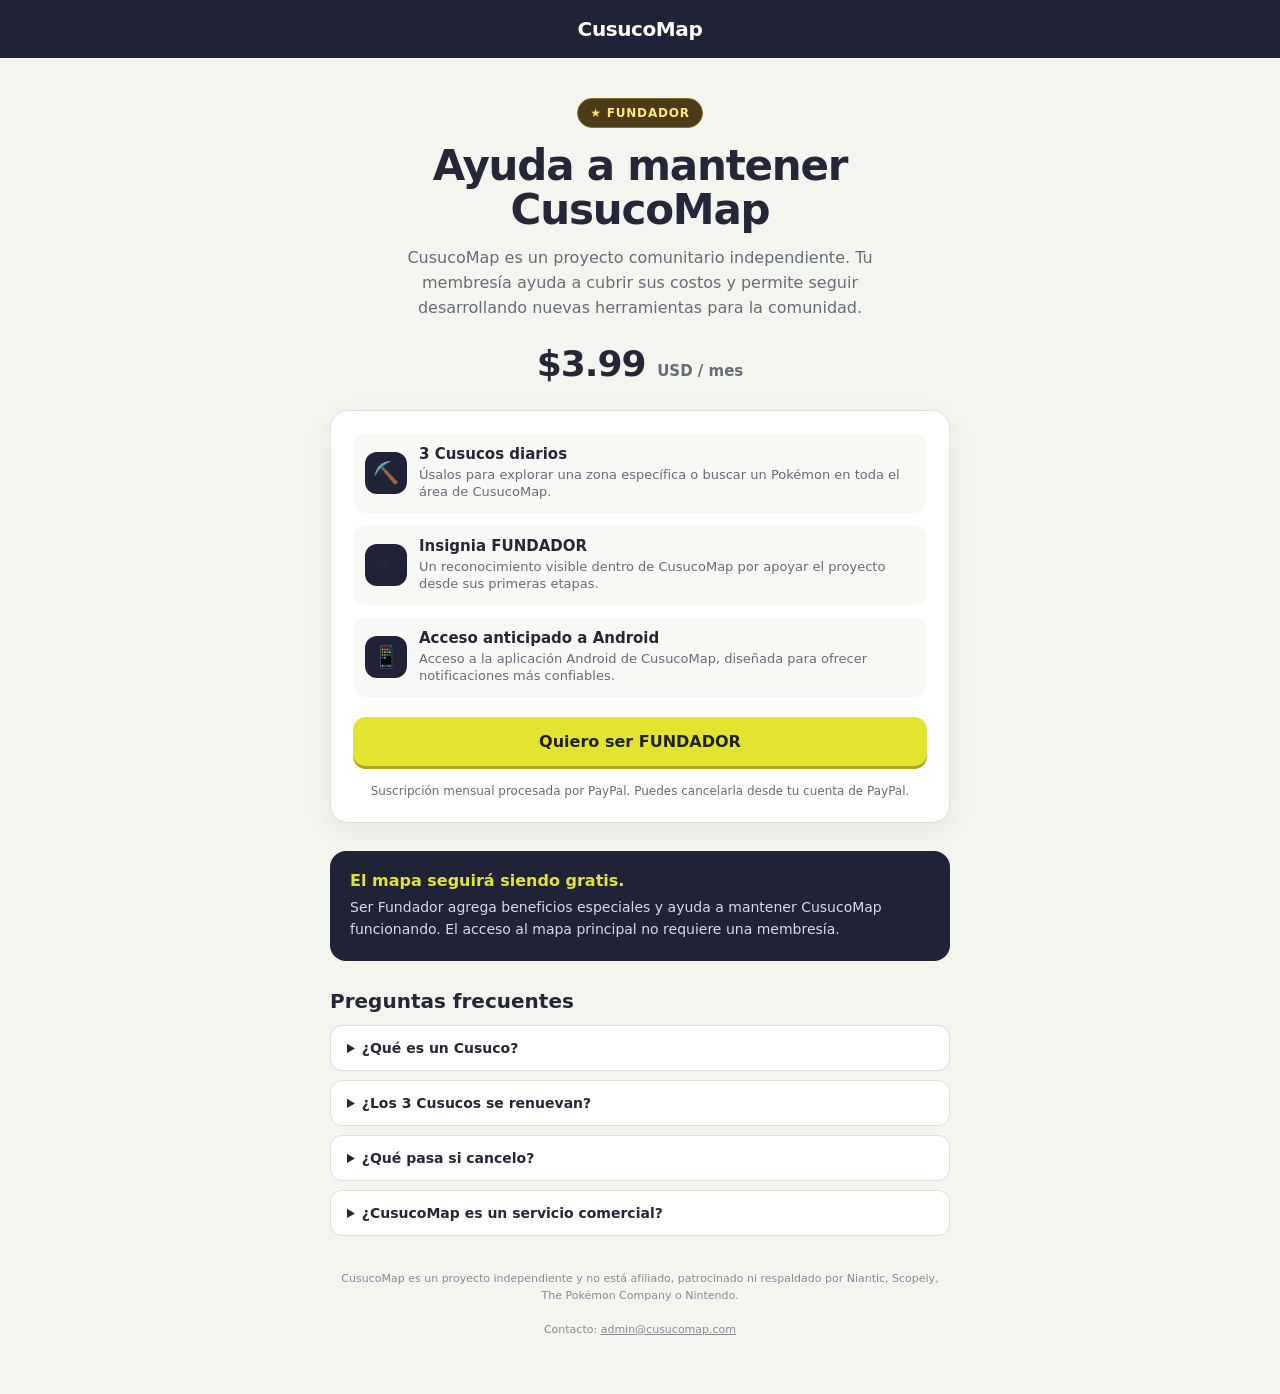
<file: fundador/index.html>
<!doctype html>
<html lang="es">
<head>
  <meta charset="utf-8">
  <meta name="viewport" content="width=device-width, initial-scale=1">
  <title>CusucoMap Fundador</title>
  <meta
    name="description"
    content="Apoya CusucoMap como Fundador y recibe 3 Cusucos diarios, insignia especial y acceso anticipado a la app Android."
  >

  <style>
    :root {
      --bg: #f3f5ef;
      --card: #ffffff;
      --navy: #202235;
      --navy-2: #292c45;
      --text: #252738;
      --muted: #686b79;
      --brand: #e3e42f;
      --brand-dark: #aaa913;
      --gold: #f3c64d;
      --border: #dedfd7;
    }

    * {
      box-sizing: border-box;
    }

    html, body {
      margin: 0;
      padding: 0;
      background: var(--bg);
      color: var(--text);
      font-family:
        Inter, system-ui, -apple-system, BlinkMacSystemFont,
        "Segoe UI", sans-serif;
    }

    body {
      min-height: 100vh;
    }

    .topbar {
      height: 58px;
      background: var(--navy);
      display: flex;
      align-items: center;
      justify-content: center;
      padding: 0 18px;
      color: #fff;
    }

    .brand {
      font-weight: 800;
      font-size: 20px;
      letter-spacing: -0.4px;
    }

    .page {
      width: min(100% - 28px, 620px);
      margin: 28px auto 56px;
    }

    .hero {
      text-align: center;
      padding: 12px 8px 26px;
    }

    .badge {
      display: inline-flex;
      align-items: center;
      gap: 7px;
      background: #4a3c17;
      color: #ffe582;
      border: 1px solid #8a7024;
      border-radius: 999px;
      padding: 7px 12px;
      font-weight: 800;
      font-size: 12px;
      letter-spacing: 0.8px;
      margin-bottom: 16px;
    }

    h1 {
      margin: 0;
      font-size: clamp(30px, 8vw, 42px);
      line-height: 1.05;
      letter-spacing: -1.2px;
    }

    .subtitle {
      margin: 14px auto 0;
      max-width: 520px;
      color: var(--muted);
      font-size: 16px;
      line-height: 1.55;
    }

    .price {
      margin-top: 22px;
      font-size: 36px;
      font-weight: 900;
      letter-spacing: -1px;
    }

    .price span {
      font-size: 15px;
      font-weight: 600;
      color: var(--muted);
      letter-spacing: 0;
    }

    .card {
      background: var(--card);
      border: 1px solid var(--border);
      border-radius: 18px;
      padding: 22px;
      box-shadow: 0 8px 30px rgba(24, 27, 45, 0.06);
    }

    .benefits {
      display: grid;
      gap: 12px;
    }

    .benefit {
      display: grid;
      grid-template-columns: 42px 1fr;
      gap: 12px;
      align-items: center;
      padding: 12px;
      border-radius: 13px;
      background: #f8f9f4;
    }

    .icon {
      width: 42px;
      height: 42px;
      border-radius: 12px;
      background: var(--navy);
      display: grid;
      place-items: center;
      font-size: 21px;
    }

    .benefit strong {
      display: block;
      font-size: 15px;
      margin-bottom: 3px;
    }

    .benefit small {
      display: block;
      color: var(--muted);
      line-height: 1.35;
      font-size: 13px;
    }

    .cta {
      margin-top: 20px;
      display: block;
      width: 100%;
      border: 0;
      border-radius: 13px;
      padding: 15px 18px;
      background: var(--brand);
      color: #212313;
      font-size: 16px;
      font-weight: 900;
      text-align: center;
      text-decoration: none;
      cursor: pointer;
      box-shadow: 0 3px 0 var(--brand-dark);
    }

    /* .cta's own "display: block" above is an author-origin rule, which
       always beats the [hidden] attribute's UA-stylesheet "display: none"
       regardless of source order - without this, the fallback link stayed
       visible (right alongside the real PayPal buttons) even when the SDK
       loaded fine and this link was never meant to show. */
    .cta[hidden] {
      display: none;
    }

    .cta:active {
      transform: translateY(2px);
      box-shadow: 0 1px 0 var(--brand-dark);
    }

    .note {
      margin: 16px 2px 0;
      text-align: center;
      font-size: 12px;
      line-height: 1.5;
      color: var(--muted);
    }

    .section {
      margin-top: 28px;
    }

    .section h2 {
      font-size: 20px;
      margin: 0 0 12px;
    }

    .section p {
      color: var(--muted);
      font-size: 14px;
      line-height: 1.6;
      margin: 0 0 12px;
    }

    .free-box {
      background: var(--navy);
      color: white;
      border-radius: 16px;
      padding: 20px;
    }

    .free-box strong {
      display: block;
      margin-bottom: 6px;
      color: var(--brand);
    }

    .free-box p {
      color: #d7d9e5;
      margin: 0;
    }

    details {
      background: var(--card);
      border: 1px solid var(--border);
      border-radius: 12px;
      padding: 14px 16px;
      margin-top: 9px;
    }

    summary {
      cursor: pointer;
      font-weight: 700;
      font-size: 14px;
    }

    details p {
      margin: 10px 0 0;
      font-size: 13px;
    }

    footer {
      margin-top: 34px;
      text-align: center;
      color: #888b94;
      font-size: 11px;
      line-height: 1.55;
    }

    footer a {
      color: inherit;
    }
  </style>
</head>

<body>

  <header class="topbar">
    <div class="brand">CusucoMap</div>
  </header>

  <main class="page">

    <section class="hero">
      <div class="badge">★ FUNDADOR</div>

      <h1>Ayuda a mantener<br>CusucoMap</h1>

      <p class="subtitle">
        CusucoMap es un proyecto comunitario independiente.
        Tu membresía ayuda a cubrir sus costos y permite seguir
        desarrollando nuevas herramientas para la comunidad.
      </p>

      <div class="price">
        $3.99 <span>USD / mes</span>
      </div>
    </section>


    <section class="card">

      <div class="benefits">

        <div class="benefit">
          <div class="icon">⛏️</div>
          <div>
            <strong>3 Cusucos diarios</strong>
            <small>
              Úsalos para explorar una zona específica o buscar
              un Pokémon en toda el área de CusucoMap.
            </small>
          </div>
        </div>

        <div class="benefit">
          <div class="icon">★</div>
          <div>
            <strong>Insignia FUNDADOR</strong>
            <small>
              Un reconocimiento visible dentro de CusucoMap por
              apoyar el proyecto desde sus primeras etapas.
            </small>
          </div>
        </div>

        <div class="benefit">
          <div class="icon">📱</div>
          <div>
            <strong>Acceso anticipado a Android</strong>
            <small>
              Acceso a la aplicación Android de CusucoMap,
              diseñada para ofrecer notificaciones más confiables.
            </small>
          </div>
        </div>

      </div>

      <div id="paypal-button-container"></div>
      <a id="paypal-fallback-link" class="cta" href="PAYPAL_PLAIN_URL" rel="noopener" hidden>
        Quiero ser FUNDADOR
      </a>

      <p class="note">
        Suscripción mensual procesada por PayPal.
        Puedes cancelarla desde tu cuenta de PayPal.
      </p>

    </section>


    <section class="section free-box">
      <strong>El mapa seguirá siendo gratis.</strong>
      <p>
        Ser Fundador agrega beneficios especiales y ayuda a mantener
        CusucoMap funcionando. El acceso al mapa principal no requiere
        una membresía.
      </p>
    </section>


    <section class="section">

      <h2>Preguntas frecuentes</h2>

      <details>
        <summary>¿Qué es un Cusuco?</summary>
        <p>
          Cada Cusuco permite realizar una búsqueda especial desde el
          mapa: explorar una zona concreta o buscar una especie en toda
          el área cubierta por CusucoMap.
        </p>
      </details>

      <details>
        <summary>¿Los 3 Cusucos se renuevan?</summary>
        <p>
          Sí. Mientras tu membresía esté activa tendrás hasta
          3 Cusucos disponibles cada día.
        </p>
      </details>

      <details>
        <summary>¿Qué pasa si cancelo?</summary>
        <p>
          Dejarás de recibir los beneficios de la membresía cuando
          termine el período que ya hayas pagado.
        </p>
      </details>

      <details>
        <summary>¿CusucoMap es un servicio comercial?</summary>
        <p>
          CusucoMap continúa siendo un proyecto comunitario y
          experimental. La membresía ayuda a cubrir sus costos y su
          desarrollo, pero no implica disponibilidad permanente,
          soporte técnico individual ni garantía de funcionamiento
          ininterrumpido.
        </p>
      </details>

    </section>


    <footer>
      CusucoMap es un proyecto independiente y no está afiliado,
      patrocinado ni respaldado por Niantic, Scopely,
      The Pokémon Company o Nintendo.
      <br><br>
      Contacto:
      <a href="mailto:admin@cusucomap.com">admin@cusucomap.com</a>
    </footer>

  </main>

  <!--
    If this page is ever linked to from inside the app with a
    ?npub=<visitor's npub> query param, that npub is attached to the
    subscription as PayPal's custom_id so it can be matched back to a
    device automatically. Visitors who land here directly (no npub in
    the URL - this page is also shared standalone) still get a working
    subscribe button, just without automatic attribution; the plain
    PayPal link below is the fallback if the SDK script itself fails to
    load (e.g. an ad/tracker blocker).
  -->
  <script>
    document.getElementById("paypal-fallback-link").href =
      "https://www.paypal.com/webapps/billing/plans/subscribe?plan_id=P-1T312496213848041NKWK3XI";
  </script>
  <script
    src="https://www.paypal.com/sdk/js?client-id=BAAr5-hTGFFzuDfKDXQvkw0KydZeHkNcnAgo3ITmY81yxeqjzQoq8vU2DDPWo0097K9owu4rrHhbPKK6_A&vault=true&intent=subscription"
    onerror="document.getElementById('paypal-fallback-link').hidden = false;"
  ></script>
  <script>
    if (window.paypal) {
      paypal.Buttons({
        style: { shape: "pill", color: "gold", layout: "vertical", label: "subscribe" },
        createSubscription: function (_data, actions) {
          var npub = new URLSearchParams(location.search).get("npub");
          var params = { plan_id: "P-1T312496213848041NKWK3XI" };
          if (npub) params.custom_id = npub;
          return actions.subscription.create(params);
        },
        onApprove: function () {
          document.getElementById("paypal-button-container").outerHTML =
            '<p class="note" style="font-weight:700;color:var(--text)">¡Gracias por tu apoyo! Tu suscripción quedó activa.</p>';
        },
      }).render("#paypal-button-container");
    } else {
      document.getElementById("paypal-fallback-link").hidden = false;
    }
  </script>

</body>
</html>
</file>
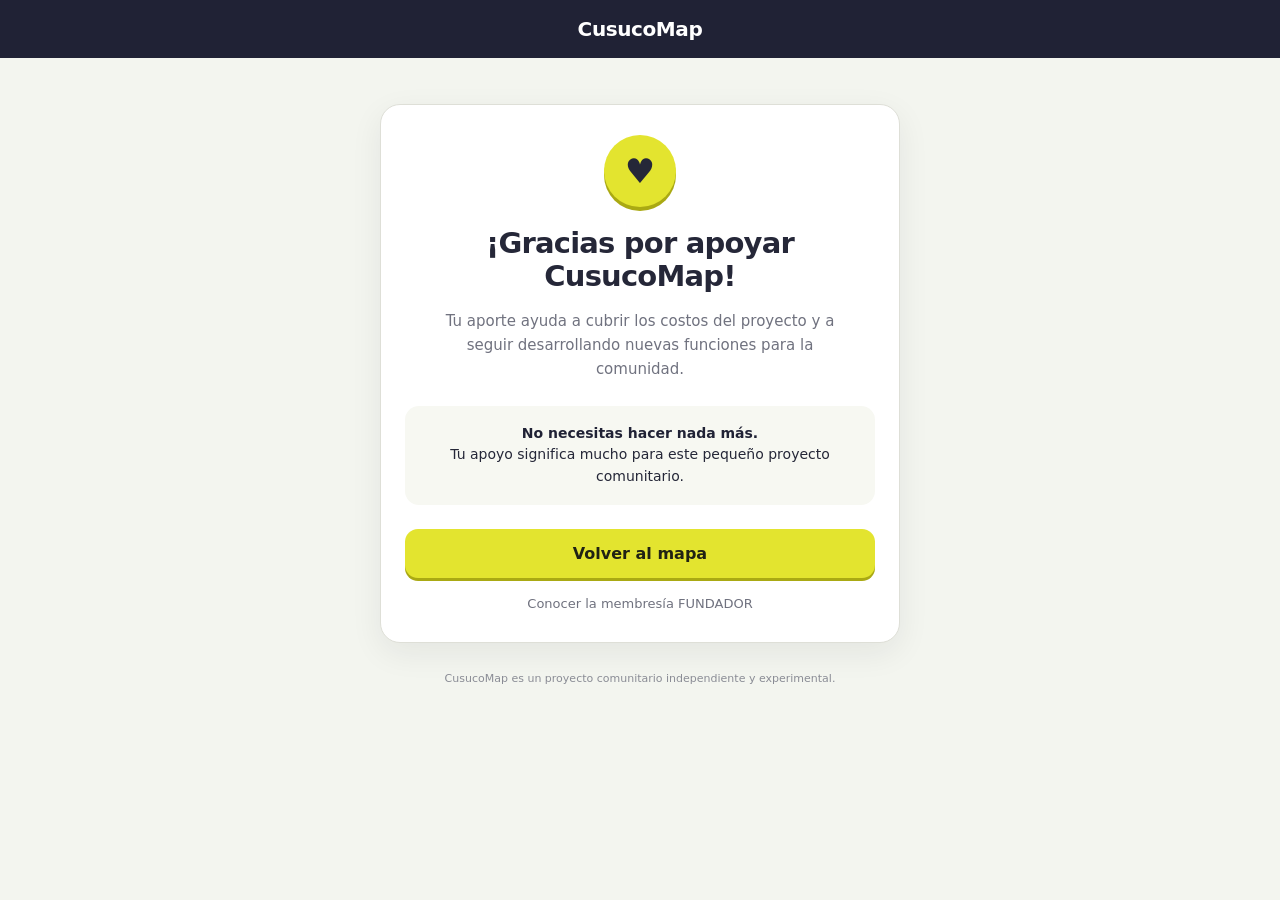
<file: gracias/index.html>
<!doctype html>
<html lang="es">
<head>
  <meta charset="utf-8">
  <meta name="viewport" content="width=device-width, initial-scale=1">

  <title>Gracias por apoyar CusucoMap</title>

  <meta
    name="description"
    content="Gracias por apoyar el desarrollo y mantenimiento de CusucoMap."
  >

  <style>
    :root {
      --bg: #f3f5ef;
      --card: #ffffff;
      --navy: #202235;
      --navy2: #292c45;
      --text: #252738;
      --muted: #70727f;
      --brand: #e3e42f;
      --brand-dark: #aaa913;
      --gold: #f3c64d;
      --border: #dedfd7;
    }

    * {
      box-sizing: border-box;
    }

    html, body {
      margin: 0;
      min-height: 100%;
    }

    body {
      min-height: 100vh;
      background: var(--bg);
      color: var(--text);
      font-family:
        Inter, system-ui, -apple-system, BlinkMacSystemFont,
        "Segoe UI", sans-serif;
    }

    .topbar {
      height: 58px;
      background: var(--navy);
      color: #fff;
      display: flex;
      align-items: center;
      justify-content: center;
    }

    .brand {
      font-size: 20px;
      font-weight: 800;
      letter-spacing: -0.4px;
    }

    .page {
      width: min(calc(100% - 28px), 520px);
      margin: 0 auto;
      padding: 46px 0 60px;
    }

    .card {
      background: var(--card);
      border: 1px solid var(--border);
      border-radius: 20px;
      padding: 30px 24px;
      text-align: center;
      box-shadow: 0 10px 32px rgba(25, 28, 45, 0.07);
    }

    .icon {
      width: 72px;
      height: 72px;
      margin: 0 auto 20px;
      border-radius: 50%;
      display: grid;
      place-items: center;
      background: var(--brand);
      box-shadow: 0 4px 0 var(--brand-dark);
      font-size: 34px;
    }

    h1 {
      margin: 0;
      font-size: 29px;
      line-height: 1.15;
      letter-spacing: -0.8px;
    }

    .lead {
      margin: 15px auto 0;
      max-width: 400px;
      color: var(--muted);
      font-size: 15px;
      line-height: 1.6;
    }

    .message {
      margin: 25px 0 0;
      padding: 17px;
      border-radius: 14px;
      background: #f7f8f2;
      color: var(--text);
      font-size: 14px;
      line-height: 1.55;
    }

    .message strong {
      color: var(--navy);
    }

    .button {
      display: block;
      width: 100%;
      margin-top: 24px;
      padding: 15px 18px;
      border-radius: 13px;
      background: var(--brand);
      color: #202214;
      text-decoration: none;
      font-size: 16px;
      font-weight: 900;
      box-shadow: 0 3px 0 var(--brand-dark);
    }

    .button:active {
      transform: translateY(2px);
      box-shadow: 0 1px 0 var(--brand-dark);
    }

    .secondary {
      display: inline-block;
      margin-top: 18px;
      color: var(--muted);
      font-size: 13px;
      text-decoration: none;
    }

    .secondary:hover {
      text-decoration: underline;
    }

    footer {
      margin-top: 28px;
      color: #8a8c95;
      font-size: 11px;
      line-height: 1.5;
      text-align: center;
    }
  </style>
</head>

<body>

  <header class="topbar">
    <div class="brand">CusucoMap</div>
  </header>

  <main class="page">

    <section class="card">

      <div class="icon" id="icon">♥</div>

      <h1 id="title">
        ¡Gracias por apoyar CusucoMap!
      </h1>

      <p class="lead" id="lead">
        Tu aporte ayuda a cubrir los costos del proyecto y a seguir
        desarrollando nuevas funciones para la comunidad.
      </p>

      <div class="message" id="message">
        <strong>No necesitas hacer nada más.</strong><br>
        Tu apoyo significa mucho para este pequeño proyecto comunitario.
      </div>

      <a class="button" href="/">
        Volver al mapa
      </a>

      <a class="secondary" href="/fundador/">
        Conocer la membresía FUNDADOR
      </a>

    </section>

    <footer>
      CusucoMap es un proyecto comunitario independiente y experimental.
    </footer>

  </main>

  <script>
    const params = new URLSearchParams(window.location.search);
    const tipo = params.get("tipo");

    if (tipo === "fundador") {
      document.getElementById("icon").textContent = "★";

      document.getElementById("title").textContent =
        "¡Bienvenido, FUNDADOR!";

      document.getElementById("lead").textContent =
        "Gracias por ayudar a mantener CusucoMap funcionando y apoyar su desarrollo.";

      document.getElementById("message").innerHTML = `
        <strong>Estamos activando tus beneficios.</strong><br>
        Tu insignia FUNDADOR, tus 3 Cusucos diarios y el resto de beneficios
        aparecerán cuando CusucoMap reciba la confirmación de PayPal.
      `;

      document.querySelector(".secondary").style.display = "none";
    }
  </script>

</body>
</html>
</file>
